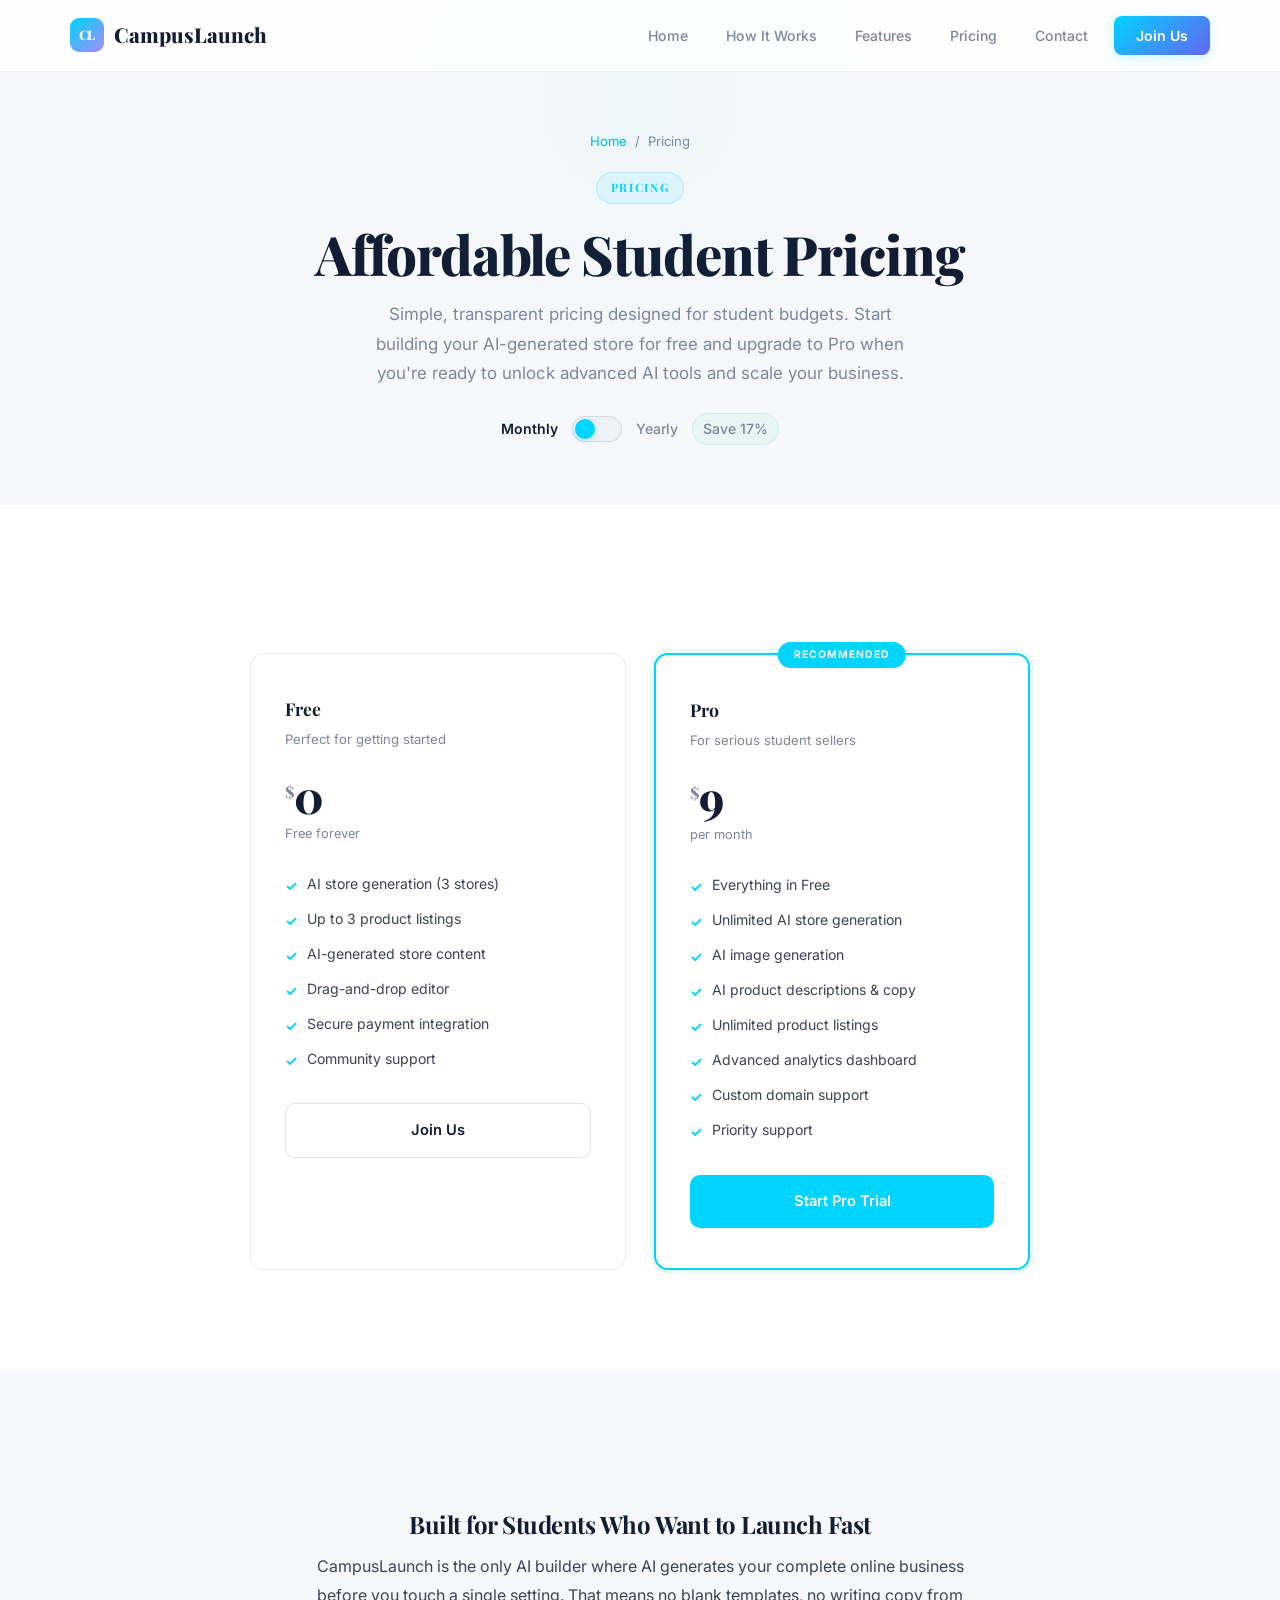
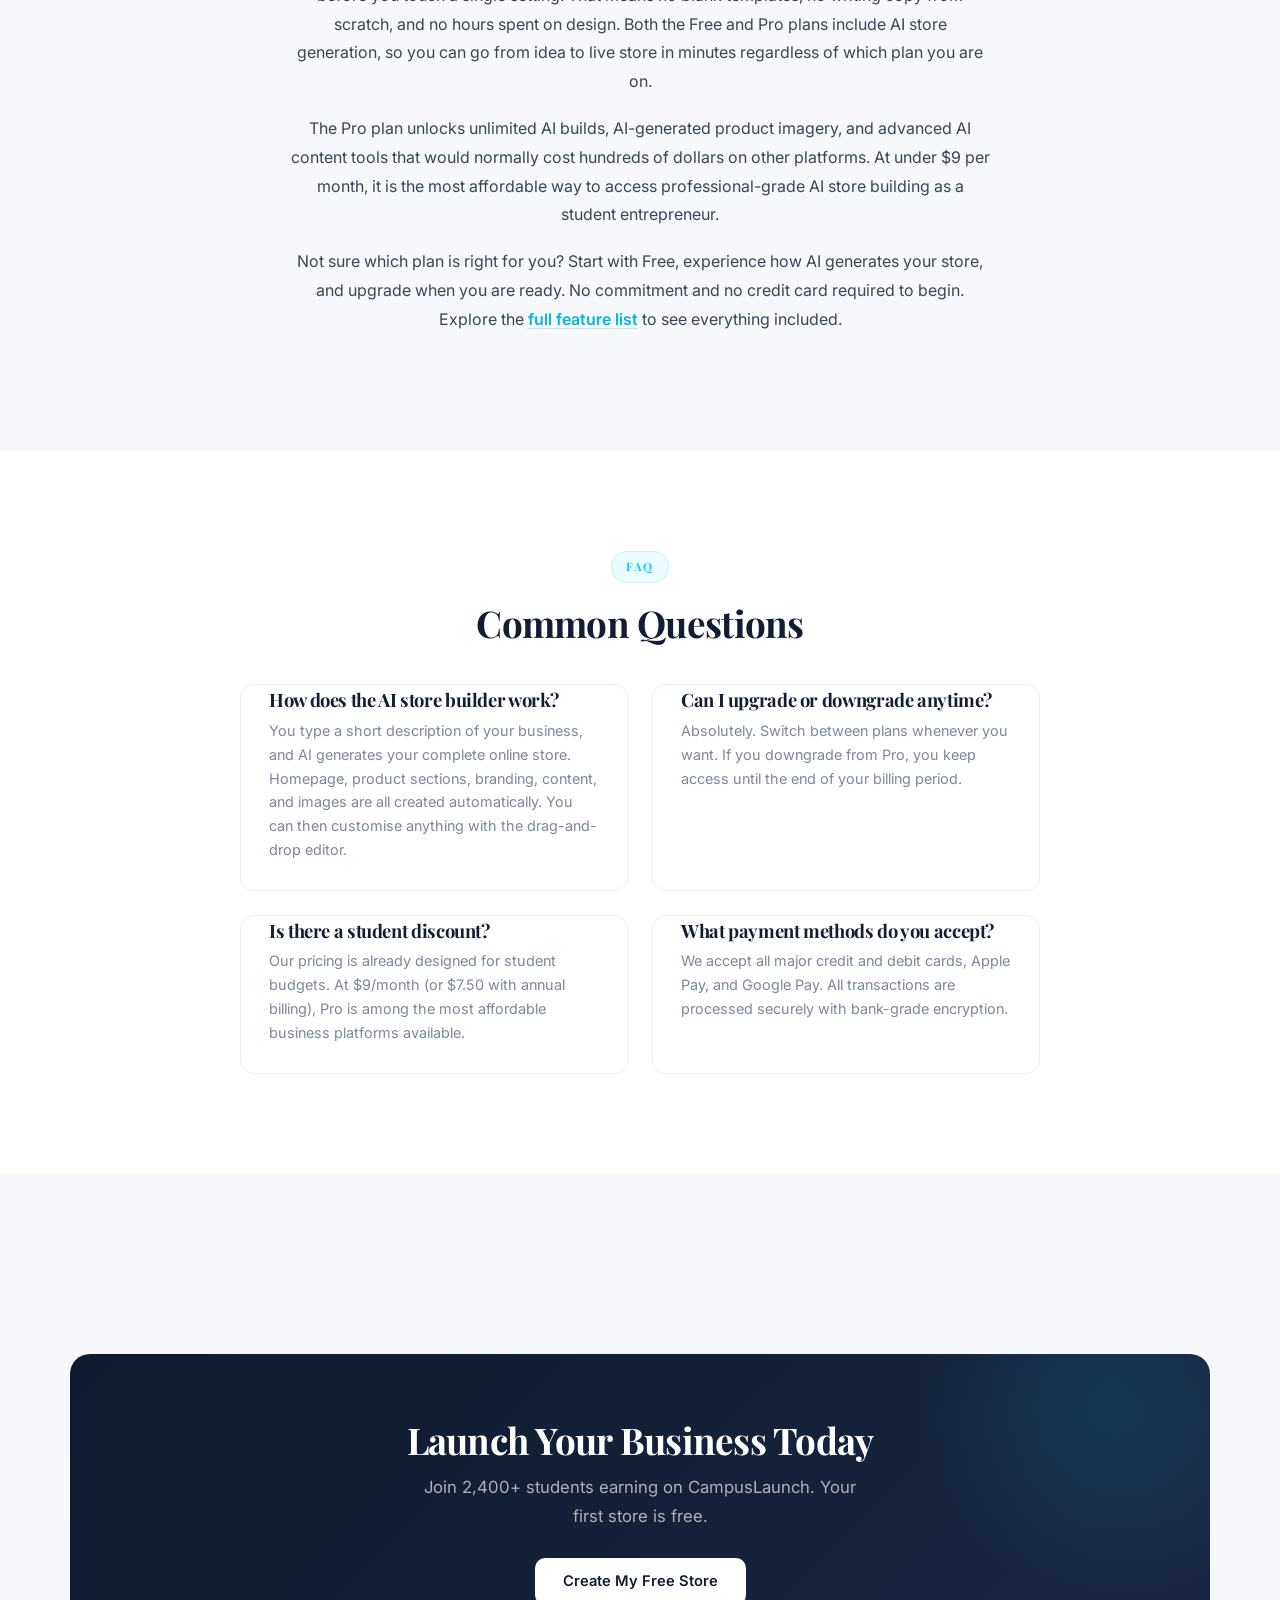
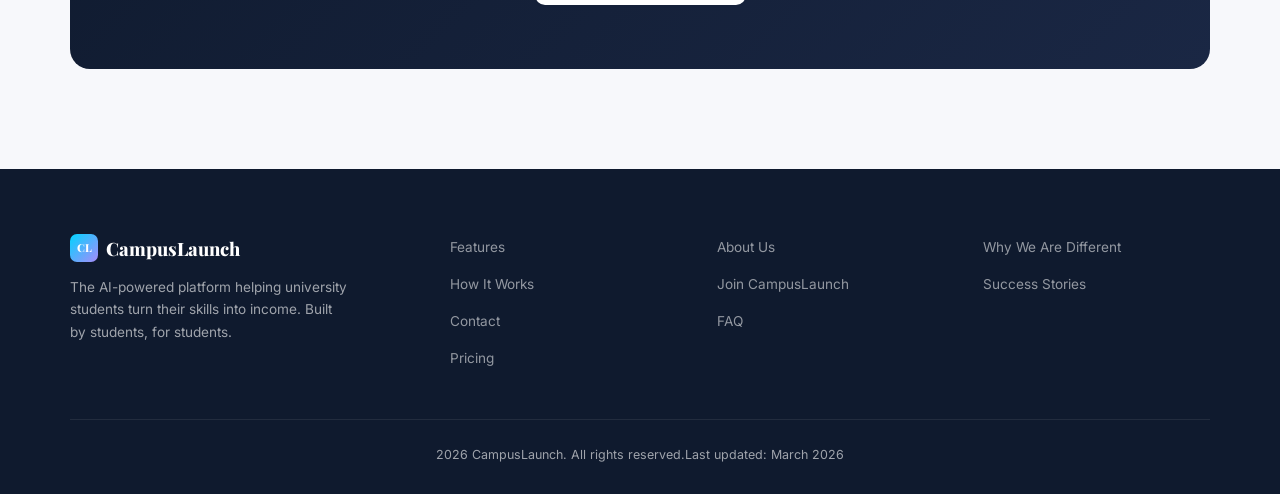
<file: CampusLaunch/pricing.html>
<!DOCTYPE html>
<html lang="en">
<head>
  <!-- Google tag (gtag.js) -->
<script async src="https://www.googletagmanager.com/gtag/js?id=G-KJG0RZD0YB"></script>
<script>
  window.dataLayer = window.dataLayer || [];
  function gtag(){
    dataLayer.push(arguments);}
  gtag('js', new Date());

  gtag('config', 'G-KJG0RZD0YB');
</script>

  <meta charset="UTF-8">
  <meta name="robots" content="index, follow">
  <meta name="viewport" content="width=device-width, initial-scale=1.0">

  <title>Affordable Student Pricing | CampusLaunch Plans</title>
  <meta name="description" content="CampusLaunch offers affordable pricing for university students. Start free or upgrade to Pro for advanced AI tools, analytics, and unlimited products.">
  <link rel="canonical" href="https://campuslaunch.vercel.app/pricing">

  <!-- Open Graph -->
  <meta property="og:title" content="Affordable Student Pricing CampusLaunch Plans">
  <meta property="og:description" content="Start free or go Pro. Simple, affordable pricing designed for university student budgets.">
  <meta property="og:type" content="website">
  <meta property="og:url" content="https://campuslaunch.vercel.app/pricing">
  <meta property="og:image" content="https://campuslaunch.vercel.app/og-pricing.jpg">

  <!-- Fonts -->
  <link rel="preconnect" href="https://fonts.googleapis.com">
  <link rel="preconnect" href="https://fonts.gstatic.com" crossorigin>
  <link href="https://fonts.googleapis.com/css2?family=Playfair+Display:wght@500;600;700;800&family=Inter:wght@400;500;600;700&display=swap" rel="stylesheet">
  <!-- Styles -->
  <link rel="stylesheet" href="css/main.css">

  <!-- Structured Data -->
  <script type="application/ld+json">
  {
    "@context": "https://schema.org",
    "@type": "WebPage",
    "name": "CampusLaunch Pricing",
    "description": "Affordable pricing plans for university students launching online businesses with CampusLaunch.",
    "url": "https://campuslaunch.vercel.app/pricing",
    "mainEntity": {
      "@type": "Product",
      "name": "CampusLaunch Pro",
      "offers": [
        {
          "@type": "Offer",
          "name": "Free Plan",
          "price": "0",
          "priceCurrency": "USD"
        },
        {
          "@type": "Offer",
          "name": "Pro Plan",
          "price": "9",
          "priceCurrency": "USD",
          "billingIncrement": "month"
        }
      ]
    }
  }
  </script>
</head>

<body>

  <!-- Scroll Progress Bar -->
  <div class="scroll-progress" id="scrollProgress"></div>

  <!-- ═══════ NAVIGATION ═══════ -->
  <nav class="navbar" id="navbar">
    <div class="nav-inner">
      <a href="/" class="nav-brand">
        <span class="logo-mark">CL</span>
        CampusLaunch
      </a>
      <ul class="nav-links" id="navLinks">
        <li><a href="/">Home</a></li>
        <li><a href="/how-it-works">How It Works</a></li>
        <li><a href="/features">Features</a></li>
        <li><a href="/pricing">Pricing</a></li>
        <li><a href="/contact">Contact</a></li>
        <li>
          <a href="/contact"
             class="nav-cta"
             onclick="gtag('event', 'cta_click', {
               'event_category': 'CTA',
               'event_label': 'Pricing Navigation Join Us'
             });">
             Join Us
          </a>
        </li>
      </ul>

      <div class="hamburger" id="hamburger" onclick="toggleNav()">
        <span></span><span></span><span></span>
      </div>
    </div>
  </nav>

  <!-- ═══════ PAGE HERO ═══════ -->
  <section class="page-hero">
    <div class="container">
      <nav class="breadcrumb"><a href="/">Home</a> <span>/</span> Pricing</nav>
      <div class="section-label">Pricing</div>
      <h1>Affordable Student Pricing</h1>
      <p class="section-desc mx-auto">Simple, transparent pricing designed for student budgets. Start building your AI-generated store for free and upgrade to Pro when you're ready to unlock advanced AI tools and scale your business.</p>

      <!-- Toggle -->
      <div class="pricing-toggle">
        <span id="labelMonthly" class="active">Monthly</span>
        <div class="toggle-track" id="toggleTrack" onclick="togglePricing()"></div>
        <span id="labelYearly">Yearly</span>
        <span class="save-pill">Save 17%</span>
      </div>
    </div>
  </section>

  <!-- ═══════ PRICING CARDS ═══════ -->
  <section class="section">
    <div class="container">
      <div class="pricing-grid stagger">
        <!-- Free Plan -->
        <div class="pricing-card">
          <div class="pc-name">Free</div>
          <div class="pc-desc">Perfect for getting started</div>
          <div class="pc-price"><span class="currency">$</span>0</div>
          <div class="pc-period">Free forever</div>
          <ul class="pricing-features">
            <li><span class="check">✓</span> AI store generation (3 stores)</li>
            <li><span class="check">✓</span> Up to 3 product listings</li>
            <li><span class="check">✓</span> AI-generated store content</li>
            <li><span class="check">✓</span> Drag-and-drop editor</li>
            <li><span class="check">✓</span> Secure payment integration</li>
            <li><span class="check">✓</span> Community support</li>
          </ul>
          <a href="/contact"
             class="pricing-btn btn-stroke"
             onclick="gtag('event', 'cta_click', {
               'event_category': 'CTA',
               'event_label': 'Pricing Free Plan Join Us'
             });">
            Join Us
          </a>
        </div>

        <!-- Pro Plan -->
        <div class="pricing-card featured">
          <div class="pc-name">Pro</div>
          <div class="pc-desc">For serious student sellers</div>
          <div class="pc-price"><span class="currency">$</span><span id="proPrice">9</span></div>
          <div class="pc-period" id="proPeriod">per month</div>
          <ul class="pricing-features">
            <li><span class="check">✓</span> Everything in Free</li>
            <li><span class="check">✓</span> Unlimited AI store generation</li>
            <li><span class="check">✓</span> AI image generation</li>
            <li><span class="check">✓</span> AI product descriptions & copy</li>
            <li><span class="check">✓</span> Unlimited product listings</li>
            <li><span class="check">✓</span> Advanced analytics dashboard</li>
            <li><span class="check">✓</span> Custom domain support</li>
            <li><span class="check">✓</span> Priority support</li>
          </ul>
          <a href="/contact"
             class="pricing-btn btn-fill"
             onclick="gtag('event', 'cta_click', {
               'event_category': 'CTA',
               'event_label': 'Pricing Pro Start Trial'
             });">
            Start Pro Trial
          </a>
        </div>
      </div>
    </div>
  </section>

  <!-- ═══════ PRICING DETAILS ═══════ -->
  <section class="section section-alt">
    <div class="container">
      <div class="prose mx-auto reveal" style="text-align:center;">
        <h2>Built for Students Who Want to Launch Fast</h2>
        <p>CampusLaunch is the only AI builder where AI generates your complete online business before you touch a single setting. That means no blank templates, no writing copy from scratch, and no hours spent on design. Both the Free and Pro plans include AI store generation, so you can go from idea to live store in minutes regardless of which plan you are on.</p>

        <p>The Pro plan unlocks unlimited AI builds, AI-generated product imagery, and advanced AI content tools that would normally cost hundreds of dollars on other platforms. At under $9 per month, it is the most affordable way to access professional-grade AI store building as a student entrepreneur.</p>

        <p>Not sure which plan is right for you? Start with Free, experience how AI generates your store, and upgrade when you are ready. No commitment and no credit card required to begin. Explore the <a href="/features" class="inline-link">full feature list</a> to see everything included.</p>
      </div>
    </div>
  </section>

  <!-- ═══════ FAQ ═══════ -->
  <section class="section" id="faq">
    <div class="container">
      <div class="text-center reveal">
        <div class="section-label">FAQ</div>
        <h2>Common Questions</h2>
      </div>
      <div class="card-grid cols-2 stagger" style="max-width:800px;margin:40px auto 0;">
        <div class="feature-card">
          <h3>How does the AI store builder work?</h3>
          <p>You type a short description of your business, and AI generates your complete online store. Homepage, product sections, branding, content, and images are all created automatically. You can then customise anything with the drag-and-drop editor.</p>
        </div>
        <div class="feature-card">
          <h3>Can I upgrade or downgrade anytime?</h3>
          <p>Absolutely. Switch between plans whenever you want. If you downgrade from Pro, you keep access until the end of your billing period.</p>
        </div>
        <div class="feature-card">
          <h3>Is there a student discount?</h3>
          <p>Our pricing is already designed for student budgets. At $9/month (or $7.50 with annual billing), Pro is among the most affordable business platforms available.</p>
        </div>
        <div class="feature-card">
          <h3>What payment methods do you accept?</h3>
          <p>We accept all major credit and debit cards, Apple Pay, and Google Pay. All transactions are processed securely with bank-grade encryption.</p>
        </div>
      </div>
    </div>
  </section>

  <!-- ═══════ CTA ═══════ -->
  <section class="section section-alt">
    <div class="container">
      <div class="cta-banner reveal">
        <h2>Launch Your Business Today</h2>
        <p>Join 2,400+ students earning on CampusLaunch. Your first store is free.</p>
        <a href="/contact"
           class="btn btn-white"
           onclick="gtag('event', 'cta_click', {
             'event_category': 'CTA',
             'event_label': 'Pricing Bottom Create Free Store'
           });">
          Create My Free Store
        </a>
      </div>
    </div>
  </section>

  <!-- ═══════ FOOTER ═══════ -->
  <footer class="site-footer">
    <div class="container">
      <div class="footer-grid">
        <div class="footer-brand">
          <div class="fb-name"><span class="logo-mark">CL</span> CampusLaunch</div>
          <p>The AI-powered platform helping university students turn their skills into income. Built by students, for students.</p>
        </div>
        <div class="footer-col">
          <ul>
            <li><a href="/features">Features</a></li>
            <li><a href="/how-it-works">How It Works</a></li>
            <li><a href="/contact">Contact</a></li>
            <li><a href="/pricing">Pricing</a></li>
          </ul>
        </div>
        <div class="footer-col">
          <ul>
            <li><a href="/">About Us</a></li>
            <li><a href="/contact">Join CampusLaunch</a></li>
            <li><a href="/pricing#faq">FAQ</a></li>
          </ul>
        </div>
        <div class="footer-col">
          <ul>
            <li><a href="/how-it-works#different">Why We Are Different</a></li>
            <li><a href="/#stories">Success Stories</a></li>
          </ul>
        </div>
      </div>
      <div class="footer-bottom">
        <span>2026 CampusLaunch. All rights reserved. </span>
        <span class="last-updated"> Last updated: March 2026 </span>
      </div>
    </div>
  </footer>

  <script defer src="js/main.js"></script>
</body>
</html>
</file>
<file: CampusLaunch/css/main.css>
/* ── Variables ──────────────────────────────────────────────── */
:root {
  /* Surfaces */
  --bg:           #ffffff;
  --bg-soft:      #f7f8fb;
  --bg-subtle:    #eef1f6;
  --bg-overlay:   rgba(255, 255, 255, 0.82);

  /* Text */
  --navy:         #0f1a2e;
  --heading:      #121d33;
  --body:         #3a4456;
  --muted:        #7c879d;
  --faint:        #b0b8c9;

  /* Accents */
  --cyan:         #00d4ff;
  --cyan-hover:   #00b8e0;
  --cyan-bg:      rgba(0, 212, 255, 0.08);
  --cyan-border:  rgba(0, 212, 255, 0.18);
  --purple:       #a78bfa;
  --purple-bg:    rgba(167, 139, 250, 0.08);
  --purple-border:rgba(167, 139, 250, 0.18);
  --coral:        #f87171;
  --coral-bg:     rgba(248, 113, 113, 0.08);
  --lime:         #34d399;
  --lime-bg:      rgba(52, 211, 153, 0.08);
  --amber:        #fbbf24;
  --amber-bg:     rgba(251, 191, 36, 0.08);

  /* Shadows */
  --shadow-sm:    0 1px 3px rgba(15, 26, 46, 0.04);
  --shadow-md:    0 4px 16px rgba(15, 26, 46, 0.06);
  --shadow-lg:    0 12px 40px rgba(15, 26, 46, 0.08);
  --shadow-xl:    0 20px 60px rgba(15, 26, 46, 0.10);

  /* Radius */
  --radius:       14px;
  --radius-sm:    10px;
  --radius-lg:    20px;
  --radius-pill:  50px;

  /* Typography */
  --font-display: 'Playfair Display', serif;
  --font-body: 'Inter', sans-serif;

  /* Motion */
  --ease:         cubic-bezier(0.25, 0.46, 0.45, 0.94);
  --transition:   0.3s var(--ease);
}

/* ── Reset ──────────────────────────────────────────────────── */
*, *::before, *::after { margin: 0; padding: 0; box-sizing: border-box; }
/* Backlink styling */
.backlink {
  color: #2563eb;          /* blue link color */
  font-weight: 500;        /* slightly stronger so examiner notices */
  text-decoration: none;
  transition: color 0.2s ease;
}

.backlink:hover {
  text-decoration: underline;
  color: #1d4ed8;          /* darker blue on hover */
}

html {
  scroll-behavior: smooth;
  scroll-padding-top: 84px;
  overflow-x: hidden;
}

body {
  font-family: var(--font-body);
  font-size: 1rem;
  line-height: 1.7;
  color: var(--body);
  background: var(--bg);
  -webkit-font-smoothing: antialiased;
  -moz-osx-font-smoothing: grayscale;
  overflow-x: hidden;
}

::selection {
  background: var(--cyan);
  color: #fff;
}

img {
  max-width: 100%;
  height: auto;
  display: block;
}

a { color: inherit; text-decoration: none; }

/* ── Container ──────────────────────────────────────────────── */
.container {
  width: 90%;
  max-width: 1140px;
  margin: 0 auto;
}

/* ── Subtle dot-grid background (applied per-section) ─────── */
.dot-bg {
  background-image: radial-gradient(circle, var(--bg-subtle) 1px, transparent 1px);
  background-size: 28px 28px;
}


/* ═══════════════════════════════════════════════════════════════
   NAVIGATION
   ═══════════════════════════════════════════════════════════════ */
.navbar {
  position: fixed;
  top: 0; left: 0; right: 0;
  z-index: 1000;
  height: 72px;
  display: flex;
  align-items: center;
  padding: 0 5%;
  background: var(--bg-overlay);
  backdrop-filter: blur(18px);
  -webkit-backdrop-filter: blur(18px);
  border-bottom: 1px solid rgba(15, 26, 46, 0.06);
  transition: box-shadow var(--transition);
}

.navbar.scrolled {
  box-shadow: var(--shadow-md);
}

.nav-inner {
  width: 100%;
  max-width: 1140px;
  margin: 0 auto;
  display: flex;
  align-items: center;
  justify-content: space-between;
}

/* Brand */
.nav-brand {
  display: flex;
  align-items: center;
  gap: 10px;
  font-family: var(--font-display);
  font-weight: 800;
  font-size: 1.28rem;
  color: var(--heading);
  text-decoration: none;
}

.nav-brand .logo-mark {
  width: 34px;
  height: 34px;
  border-radius: 9px;
  background: linear-gradient(135deg, var(--cyan), var(--purple));
  display: flex;
  align-items: center;
  justify-content: center;
  color: #fff;
  font-size: 13px;
  font-weight: 800;
  letter-spacing: -0.02em;
  flex-shrink: 0;
}

/* Links */
.nav-links {
  list-style: none;
  display: flex;
  align-items: center;
  gap: 6px;
}

.nav-links a {
  display: inline-block;
  padding: 7px 16px;
  font-size: 0.88rem;
  font-weight: 500;
  color: var(--muted);
  border-radius: 8px;
  transition: color var(--transition), background var(--transition);
}

.nav-links a:hover,
.nav-links a.active {
  color: var(--heading);
  background: var(--bg-soft);
}

.nav-links .nav-cta {
  background: linear-gradient(135deg, var(--cyan) 0%, #6366f1 100%);
  color: #fff !important;
  font-weight: 600;
  padding: 8px 22px;
  margin-left: 4px;
  border-radius: 8px;
  box-shadow: 0 3px 12px rgba(0, 212, 255, 0.2);
}

.nav-links .nav-cta:hover {
  background: linear-gradient(135deg, var(--cyan-hover) 0%, #4f46e5 100%);
  box-shadow: 0 6px 20px rgba(0, 212, 255, 0.35);
  transform: translateY(-1px);
}

/* Hamburger */
.hamburger {
  display: none;
  flex-direction: column;
  gap: 5px;
  cursor: pointer;
  padding: 8px;
  z-index: 1100;
  position: relative;
}

.hamburger span {
  width: 22px;
  height: 2.2px;
  background: var(--heading);
  border-radius: 2px;
  transition: var(--transition);
}

.hamburger.open span:nth-child(1) { transform: rotate(45deg) translate(5px, 5px); }
.hamburger.open span:nth-child(2) { opacity: 0; }
.hamburger.open span:nth-child(3) { transform: rotate(-45deg) translate(5px, -5px); }


/* ═══════════════════════════════════════════════════════════════
   TYPOGRAPHY
   ═══════════════════════════════════════════════════════════════ */
h1, h2, h3, h4 {
  font-family: var(--font-display);
  color: var(--heading);
  line-height: 1.18;
  letter-spacing: -0.02em;
}

h1 { font-size: clamp(2.4rem, 5vw, 3.4rem); font-weight: 800; }
h2 { font-size: clamp(1.6rem, 3.5vw, 2.3rem); font-weight: 700; }
h3 { font-size: 1.15rem; font-weight: 700; }
h4 { font-size: 1rem; font-weight: 600; }

.section-label {
  display: inline-block;
  font-family: var(--font-display);
  font-size: 0.72rem;
  font-weight: 700;
  text-transform: uppercase;
  letter-spacing: 0.14em;
  color: var(--cyan);
  background: var(--cyan-bg);
  border: 1px solid var(--cyan-border);
  padding: 5px 14px;
  border-radius: var(--radius-pill);
  margin-bottom: 18px;
}

.section-desc {
  font-size: 1.06rem;
  color: var(--muted);
  line-height: 1.75;
  max-width: 560px;
}

.text-center { text-align: center; }
.mx-auto { margin-left: auto; margin-right: auto; }


/* ═══════════════════════════════════════════════════════════════
   BUTTONS
   ═══════════════════════════════════════════════════════════════ */
.btn {
  display: inline-flex;
  align-items: center;
  gap: 8px;
  font-family: var(--font-body);
  font-weight: 600;
  font-size: 0.92rem;
  padding: 13px 28px;
  border: none;
  border-radius: var(--radius-sm);
  cursor: pointer;
  text-decoration: none;
  transition: all var(--transition);
  line-height: 1.4;
}

.btn-primary {
  background: linear-gradient(135deg, var(--cyan) 0%, #0ea5e9 100%);
  color: #fff;
  box-shadow: 0 4px 14px rgba(0, 212, 255, 0.22);
}

.btn-primary:hover {
  background: linear-gradient(135deg, var(--cyan-hover) 0%, #0284c7 100%);
  transform: translateY(-2px);
  box-shadow: 0 8px 28px rgba(0, 212, 255, 0.35);
}

.btn-outline {
  background: transparent;
  color: var(--heading);
  border: 1.5px solid rgba(15, 26, 46, 0.14);
}

.btn-outline:hover {
  border-color: rgba(15, 26, 46, 0.28);
  background: var(--bg-soft);
}

.btn-white {
  background: #fff;
  color: var(--heading);
  box-shadow: var(--shadow-sm);
}

.btn-white:hover {
  box-shadow: var(--shadow-md);
  transform: translateY(-1px);
}


/* ═══════════════════════════════════════════════════════════════
   HERO
   ═══════════════════════════════════════════════════════════════ */
.hero {
  padding: 140px 0 100px;
  position: relative;
  overflow: hidden;
}

/* Soft radial glow */
.hero::before {
  content: '';
  position: absolute;
  width: 700px;
  height: 700px;
  background: radial-gradient(circle, rgba(0, 212, 255, 0.06) 0%, transparent 70%);
  top: -200px;
  right: -150px;
  pointer-events: none;
}

.hero::after {
  content: '';
  position: absolute;
  width: 500px;
  height: 500px;
  background: radial-gradient(circle, rgba(167, 139, 250, 0.05) 0%, transparent 70%);
  bottom: -100px;
  left: -100px;
  pointer-events: none;
}

.hero-grid {
  display: grid;
  grid-template-columns: 1fr 1fr;
  gap: 60px;
  align-items: center;
}

.hero-content {
  position: relative;
  z-index: 1;
}

.hero-badge {
  display: inline-flex;
  align-items: center;
  gap: 8px;
  background: var(--cyan-bg);
  border: 1px solid var(--cyan-border);
  padding: 5px 16px;
  border-radius: var(--radius-pill);
  font-size: 0.78rem;
  font-weight: 600;
  color: var(--cyan-hover);
  margin-bottom: 24px;
  animation: fadeSlideUp 0.7s ease both;
}

.hero-badge .pulse-dot {
  width: 7px;
  height: 7px;
  background: var(--cyan);
  border-radius: 50%;
  animation: pulse 2s infinite;
}

.hero h1 {
  margin-bottom: 20px;
  animation: fadeSlideUp 0.7s ease 0.1s both;
}

.hero h1 .accent {
  color: var(--cyan);
}

.hero-text {
  font-size: 1.1rem;
  color: var(--muted);
  line-height: 1.75;
  margin-bottom: 32px;
  max-width: 480px;
  animation: fadeSlideUp 0.7s ease 0.2s both;
}

.hero-actions {
  display: flex;
  gap: 14px;
  flex-wrap: wrap;
  animation: fadeSlideUp 0.7s ease 0.3s both;
}

.hero-visual {
  position: relative;
  z-index: 1;
  animation: fadeSlideUp 0.7s ease 0.25s both;
}


/* Hero stats row */
.hero-stats {
  display: flex;
  gap: 40px;
  margin-top: 48px;
  padding-top: 32px;
  border-top: 1px solid var(--bg-subtle);
  animation: fadeSlideUp 0.7s ease 0.4s both;
}

.hero-stat .number {
  font-family: var(--font-display);
  font-size: 1.6rem;
  font-weight: 800;
  color: var(--heading);
}

.hero-stat .label {
  font-size: 0.78rem;
  color: var(--muted);
  text-transform: uppercase;
  letter-spacing: 0.06em;
  margin-top: 2px;
}


/* ═══════════════════════════════════════════════════════════════
   SECTIONS
   ═══════════════════════════════════════════════════════════════ */
.section { padding: 100px 0; }
.section-alt { background: var(--bg-soft); }


/* ═══════════════════════════════════════════════════════════════
   CARD GRID
   ═══════════════════════════════════════════════════════════════ */
.card-grid {
  display: grid;
  gap: 24px;
  margin-top: 48px;
}

.card-grid.cols-3 { grid-template-columns: repeat(3, 1fr); }
.card-grid.cols-2 { grid-template-columns: repeat(2, 1fr); }

/* Feature Cards */
.feature-card {
  background: var(--bg);
  border: 1px solid rgba(15, 26, 46, 0.06);
  border-radius: var(--radius);
  padding: 0;
  overflow: hidden;
  transition: all var(--transition);
}

.feature-card h3,
.feature-card p,
.feature-card .fc-num {
  padding-left: 28px;
  padding-right: 28px;
}

.feature-card h3 { padding-top: 4px; }
.feature-card p { padding-bottom: 28px; }

.section-alt .feature-card {
  border-color: rgba(15, 26, 46, 0.04);
}

.feature-card:hover {
  transform: translateY(-4px);
  box-shadow: var(--shadow-lg);
  border-color: rgba(0, 212, 255, 0.12);
}

.feature-card .fc-icon {
  width: 50px;
  height: 50px;
  border-radius: 13px;
  display: flex;
  align-items: center;
  justify-content: center;
  font-size: 1.35rem;
  margin-bottom: 18px;
}

.feature-card h3 {
  margin-bottom: 8px;
}

.feature-card p {
  font-size: 0.9rem;
  color: var(--muted);
  line-height: 1.65;
}

/* Internal link styling */
.inline-link {
  color: var(--cyan-hover);
  font-weight: 600;
  text-decoration: underline;
  text-decoration-color: rgba(0, 212, 255, 0.3);
  text-underline-offset: 3px;
  transition: var(--transition);
}

.inline-link:hover {
  color: var(--cyan);
  text-decoration-color: var(--cyan);
}


/* ═══════════════════════════════════════════════════════════════
   HOW IT WORKS Steps
   ═══════════════════════════════════════════════════════════════ */
.steps-grid {
  display: grid;
  grid-template-columns: repeat(3, 1fr);
  gap: 32px;
  margin-top: 56px;
  position: relative;
}

/* Connecting line */
.steps-grid::before {
  content: '';
  position: absolute;
  top: 46px;
  left: 16.66%;
  right: 16.66%;
  height: 2px;
  background: linear-gradient(90deg, var(--cyan), var(--purple), var(--coral));
  opacity: 0.25;
  border-radius: 2px;
}

.step-item {
  text-align: center;
  position: relative;
  z-index: 1;
}

.step-num {
  width: 92px;
  height: 92px;
  border-radius: 50%;
  display: flex;
  align-items: center;
  justify-content: center;
  margin: 0 auto 24px;
  font-family: var(--font-display);
  font-size: 1.5rem;
  font-weight: 800;
  background: var(--bg);
  box-shadow: var(--shadow-md);
}

.step-item:nth-child(1) .step-num { color: var(--cyan);   border: 2px solid var(--cyan-border); }
.step-item:nth-child(2) .step-num { color: var(--purple); border: 2px solid var(--purple-border); }
.step-item:nth-child(3) .step-num { color: var(--coral);  border: 2px solid rgba(248,113,113,0.2); }

.step-item h3 { margin-bottom: 10px; }

.step-item p {
  font-size: 0.9rem;
  color: var(--muted);
  line-height: 1.65;
  max-width: 300px;
  margin: 0 auto;
}

/* Step image */
.step-image {
  margin-top: 56px;
  border-radius: var(--radius-lg);
  overflow: hidden;
  box-shadow: var(--shadow-lg);
}

.step-image img {
  width: 100%;
  height: 360px;
  object-fit: cover;
}




/* ═══════════════════════════════════════════════════════════════
   TESTIMONIALS / SUCCESS STORIES
   ═══════════════════════════════════════════════════════════════ */
.story-card {
  background: var(--bg);
  border: 1px solid rgba(15, 26, 46, 0.06);
  border-radius: var(--radius);
  padding: 36px 32px;
  transition: all var(--transition);
  position: relative;
  overflow: hidden;
}

.story-card::before {
  content: '';
  position: absolute;
  top: 0; left: 0; right: 0;
  height: 3px;
  background: linear-gradient(90deg, var(--cyan), var(--purple));
  opacity: 0;
  transition: opacity var(--transition);
}

.story-card:hover::before { opacity: 1; }

.story-card:hover {
  transform: translateY(-4px);
  box-shadow: var(--shadow-lg);
  border-color: rgba(0, 212, 255, 0.1);
}

.story-quote {
  font-size: 1rem;
  line-height: 1.75;
  color: var(--body);
  font-style: italic;
  padding-left: 18px;
  border-left: 3px solid var(--cyan);
  margin-bottom: 24px;
}

.story-meta {
  display: flex;
  align-items: center;
  gap: 12px;
  margin-bottom: 16px;
}

.story-avatar {
  width: 42px;
  height: 42px;
  border-radius: 50%;
  display: flex;
  align-items: center;
  justify-content: center;
  font-family: var(--font-display);
  font-weight: 800;
  font-size: 0.85rem;
  color: #fff;
  flex-shrink: 0;
}

.story-avatar.av-cyan   { background: var(--cyan); }
.story-avatar.av-purple { background: var(--purple); }
.story-avatar.av-coral  { background: var(--coral); }

.story-info strong {
  display: block;
  font-family: var(--font-display);
  font-size: 0.9rem;
  font-weight: 700;
  color: var(--heading);
}

.story-info span {
  font-size: 0.78rem;
  color: var(--muted);
}

.story-result {
  display: inline-flex;
  align-items: center;
  gap: 6px;
  background: var(--lime-bg);
  color: #059669;
  font-weight: 600;
  font-size: 0.8rem;
  padding: 5px 14px;
  border-radius: var(--radius-pill);
}



/* ═══════════════════════════════════════════════════════════════
   PRICING
   ═══════════════════════════════════════════════════════════════ */
.pricing-toggle {
  display: flex;
  align-items: center;
  justify-content: center;
  gap: 14px;
  margin-top: 24px;
}

.pricing-toggle span {
  font-size: 0.88rem;
  color: var(--muted);
  font-weight: 500;
  transition: color var(--transition);
}

.pricing-toggle span.active {
  color: var(--heading);
  font-weight: 600;
}

.toggle-track {
  width: 50px;
  height: 26px;
  background: var(--bg-subtle);
  border: 1px solid rgba(15, 26, 46, 0.1);
  border-radius: var(--radius-pill);
  cursor: pointer;
  position: relative;
  transition: var(--transition);
}

.toggle-track::after {
  content: '';
  position: absolute;
  width: 20px;
  height: 20px;
  border-radius: 50%;
  background: var(--cyan);
  top: 2px;
  left: 2px;
  transition: var(--transition);
  box-shadow: 0 2px 6px rgba(0, 212, 255, 0.3);
}

.toggle-track.yearly::after {
  transform: translateX(24px);
}

.toggle-track.yearly {
  background: var(--cyan-bg);
  border-color: var(--cyan-border);
}

.save-pill {
  font-size: 0.68rem;
  font-weight: 700;
  background: var(--lime-bg);
  color: #059669;
  padding: 3px 10px;
  border-radius: var(--radius-pill);
  border: 1px solid rgba(52, 211, 153, 0.15);
}

.pricing-grid {
  display: grid;
  grid-template-columns: repeat(2, 1fr);
  gap: 28px;
  max-width: 780px;
  margin: 48px auto 0;
}

.pricing-card {
  background: var(--bg);
  border: 1px solid rgba(15, 26, 46, 0.07);
  border-radius: var(--radius);
  padding: 40px 34px;
  position: relative;
  transition: all var(--transition);
}

.pricing-card:hover {
  box-shadow: var(--shadow-lg);
}

.pricing-card.featured {
  border: 2px solid var(--cyan);
  box-shadow: 0 0 0 4px rgba(0, 212, 255, 0.08);
}

.pricing-card.featured::before {
  content: 'RECOMMENDED';
  position: absolute;
  top: -13px;
  left: 50%;
  transform: translateX(-50%);
  background: var(--cyan);
  color: #fff;
  font-size: 0.65rem;
  font-weight: 700;
  letter-spacing: 0.1em;
  padding: 4px 16px;
  border-radius: var(--radius-pill);
}

.pricing-card .pc-name {
  font-family: var(--font-display);
  font-size: 1.1rem;
  font-weight: 700;
  color: var(--heading);
  margin-bottom: 4px;
}

.pricing-card .pc-desc {
  font-size: 0.82rem;
  color: var(--muted);
  margin-bottom: 24px;
}

.pricing-card .pc-price {
  font-family: var(--font-display);
  font-size: 2.8rem;
  font-weight: 800;
  color: var(--heading);
  line-height: 1;
  margin-bottom: 4px;
}

.pricing-card .pc-price .currency {
  font-size: 1rem;
  vertical-align: super;
  color: var(--muted);
}

.pricing-card .pc-period {
  font-size: 0.8rem;
  color: var(--muted);
  margin-bottom: 28px;
}

.pricing-features {
  list-style: none;
  display: flex;
  flex-direction: column;
  gap: 12px;
  margin-bottom: 32px;
}

.pricing-features li {
  display: flex;
  align-items: flex-start;
  gap: 10px;
  font-size: 0.88rem;
  color: var(--body);
  line-height: 1.5;
}

.pricing-features .check {
  color: var(--cyan);
  font-weight: 700;
  flex-shrink: 0;
  margin-top: 2px;
}

.pricing-btn {
  display: block;
  width: 100%;
  text-align: center;
  padding: 14px;
  border-radius: var(--radius-sm);
  font-family: var(--font-body);
  font-weight: 600;
  font-size: 0.92rem;
  cursor: pointer;
  border: none;
  text-decoration: none;
  transition: all var(--transition);
}

.pricing-btn.btn-fill {
  background: var(--cyan);
  color: #fff;
}

.pricing-btn.btn-fill:hover {
  background: var(--cyan-hover);
  transform: translateY(-1px);
  box-shadow: 0 6px 20px rgba(0, 212, 255, 0.25);
}

.pricing-btn.btn-stroke {
  background: transparent;
  border: 1.5px solid rgba(15, 26, 46, 0.12);
  color: var(--heading);
}

.pricing-btn.btn-stroke:hover {
  border-color: rgba(15, 26, 46, 0.25);
  background: var(--bg-soft);
}


/* ═══════════════════════════════════════════════════════════════
   CTA BANNER
   ═══════════════════════════════════════════════════════════════ */
.cta-banner {
  background: linear-gradient(135deg, var(--navy) 0%, #1a2744 100%);
  border-radius: var(--radius-lg);
  padding: 64px 48px;
  text-align: center;
  color: #fff;
  position: relative;
  overflow: hidden;
  margin-top: 80px;
}

.cta-banner::before {
  content: '';
  position: absolute;
  width: 400px;
  height: 400px;
  background: radial-gradient(circle, rgba(0, 212, 255, 0.12), transparent 70%);
  top: -150px;
  right: -100px;
  pointer-events: none;
}

.cta-banner h2 {
  color: #fff;
  margin-bottom: 12px;
}

.cta-banner p {
  color: rgba(255,255,255,0.65);
  font-size: 1.05rem;
  max-width: 440px;
  margin: 0 auto 28px;
}

.cta-banner .btn-white {
  color: var(--heading);
}


/* ═══════════════════════════════════════════════════════════════
   AI IDEA GENERATOR WIDGET
   ═══════════════════════════════════════════════════════════════ */
.generator-widget {
  background: var(--bg);
  border: 1px solid rgba(15, 26, 46, 0.07);
  border-radius: var(--radius);
  padding: 40px 36px;
  max-width: 680px;
  margin: 48px auto 0;
  text-align: center;
  position: relative;
  overflow: hidden;
  box-shadow: var(--shadow-md);
}

.generator-widget::before {
  content: '';
  position: absolute;
  top: 0; left: 0; right: 0;
  height: 3px;
  background: linear-gradient(90deg, var(--cyan), var(--purple), var(--coral));
}

.generator-widget h3 {
  margin-bottom: 6px;
}

.generator-widget > p {
  color: var(--muted);
  font-size: 0.9rem;
  margin-bottom: 28px;
}

.gen-btn {
  display: inline-flex;
  align-items: center;
  gap: 8px;
  background: linear-gradient(135deg, var(--cyan), #7c3aed);
  color: #fff;
  font-family: var(--font-body);
  font-weight: 600;
  font-size: 0.92rem;
  padding: 13px 30px;
  border: none;
  border-radius: var(--radius-sm);
  cursor: pointer;
  transition: all var(--transition);
}

.gen-btn:hover {
  transform: translateY(-2px);
  box-shadow: 0 8px 28px rgba(0, 212, 255, 0.3);
}

.idea-output {
  margin-top: 24px;
  min-height: 56px;
  display: flex;
  align-items: center;
  justify-content: center;
}

.idea-pill {
  background: var(--cyan-bg);
  border: 1px solid var(--cyan-border);
  border-radius: var(--radius-sm);
  padding: 16px 24px;
  font-weight: 500;
  color: var(--heading);
  font-size: 1rem;
  line-height: 1.55;
  opacity: 0;
  transform: translateY(8px);
  transition: opacity 0.4s ease, transform 0.4s ease;
}

.idea-pill.show {
  opacity: 1;
  transform: translateY(0);
}


/* ═══════════════════════════════════════════════════════════════
   PAGE-LEVEL HERO (inner pages)
   ═══════════════════════════════════════════════════════════════ */
.page-hero {
  padding: 130px 0 60px;
  text-align: center;
  position: relative;
  background: var(--bg-soft);
}

.page-hero::before {
  content: '';
  position: absolute;
  width: 600px;
  height: 600px;
  background: radial-gradient(circle, rgba(0, 212, 255, 0.04) 0%, transparent 70%);
  top: -200px;
  left: 50%;
  transform: translateX(-50%);
  pointer-events: none;
}

.page-hero h1 {
  margin-bottom: 14px;
}

.page-hero .section-desc {
  margin: 0 auto;
}

.breadcrumb {
  display: flex;
  align-items: center;
  justify-content: center;
  gap: 8px;
  font-size: 0.82rem;
  color: var(--muted);
  margin-bottom: 20px;
}

.breadcrumb a {
  color: var(--cyan-hover);
  text-decoration: underline;
  text-decoration-color: transparent;
  transition: var(--transition);
}

.breadcrumb a:hover {
  text-decoration-color: var(--cyan);
}


/* ═══════════════════════════════════════════════════════════════
   FOOTER
   ═══════════════════════════════════════════════════════════════ */
.site-footer {
  background: var(--navy);
  color: rgba(255,255,255,0.6);
  padding: 64px 0 28px;
  margin-top: 0;
}

.footer-grid {
  display: grid;
  grid-template-columns: 1.5fr 1fr 1fr 1fr;
  gap: 40px;
  margin-bottom: 48px;
}

.footer-brand .fb-name {
  font-family: var(--font-display);
  font-weight: 800;
  font-size: 1.15rem;
  color: #fff;
  display: flex;
  align-items: center;
  gap: 8px;
  margin-bottom: 12px;
}

.footer-brand .fb-name .logo-mark {
  width: 28px;
  height: 28px;
  border-radius: 7px;
  background: linear-gradient(135deg, var(--cyan), var(--purple));
  display: flex;
  align-items: center;
  justify-content: center;
  color: #fff;
  font-size: 11px;
  font-weight: 800;
}

.footer-brand p {
  font-size: 0.85rem;
  line-height: 1.65;
  max-width: 280px;
}

.footer-col h4 {
  font-family: var(--font-display);
  font-size: 0.75rem;
  font-weight: 700;
  text-transform: uppercase;
  letter-spacing: 0.1em;
  color: rgba(255,255,255,0.45);
  margin-bottom: 18px;
}

.footer-col ul {
  list-style: none;
  display: flex;
  flex-direction: column;
  gap: 10px;
}

.footer-col a {
  font-size: 0.85rem;
  color: rgba(255,255,255,0.55);
  transition: color var(--transition);
}

.footer-col a:hover { color: #fff; }

.footer-bottom {
  border-top: 1px solid rgba(255,255,255,0.08);
  padding-top: 24px;
  display: flex;
  justify-content: center;
  align-items: center;
  font-size: 0.78rem;
}


/* ═══════════════════════════════════════════════════════════════
   ANIMATIONS
   ═══════════════════════════════════════════════════════════════ */
@keyframes fadeSlideUp {
  from { opacity: 0; transform: translateY(22px); }
  to   { opacity: 1; transform: translateY(0); }
}

@keyframes pulse {
  0%, 100% { opacity: 1; transform: scale(1); }
  50%      { opacity: 0.4; transform: scale(1.6); }
}

@keyframes floatBadge {
  0%, 100% { transform: translateY(0); }
  50%      { transform: translateY(-8px); }
}

/* Scroll reveal */
.reveal {
  opacity: 0;
  transform: translateY(28px);
  transition: opacity 0.65s ease, transform 0.65s ease;
}

.reveal.visible { opacity: 1; transform: translateY(0); }

.stagger > * {
  opacity: 0;
  transform: translateY(18px);
  transition: opacity 0.5s ease, transform 0.5s ease;
}

.stagger.visible > *:nth-child(1) { transition-delay: 0.00s; }
.stagger.visible > *:nth-child(2) { transition-delay: 0.07s; }
.stagger.visible > *:nth-child(3) { transition-delay: 0.14s; }
.stagger.visible > *:nth-child(4) { transition-delay: 0.21s; }
.stagger.visible > *:nth-child(5) { transition-delay: 0.28s; }
.stagger.visible > *:nth-child(6) { transition-delay: 0.35s; }

.stagger.visible > * { opacity: 1; transform: translateY(0); }


/* ═══════════════════════════════════════════════════════════════
   RESPONSIVE
   ═══════════════════════════════════════════════════════════════ */
@media (max-width: 1024px) {
  .hero-grid { grid-template-columns: 1fr; gap: 48px; }
  .hero-visual { order: -1; }
  .hero-content { text-align: center; }
  .hero-text { margin: 0 auto 32px; }
  .hero-actions { justify-content: center; }
  .hero-stats { justify-content: center; }
  .card-grid.cols-3 { grid-template-columns: repeat(2, 1fr); }
  .steps-grid { grid-template-columns: repeat(2, 1fr); }
  .steps-grid::before { display: none; }
  .steps-grid .step-item:nth-child(3) { grid-column: 1 / -1; }
  .footer-grid { grid-template-columns: repeat(2, 1fr); }
}

@media (max-width: 768px) {
  .nav-links {
    display: none;
    position: fixed;
    top: 0;
    left: 0;
    width: 100%;
    height: 100%;
    height: 100dvh;
    background: var(--bg-soft);
    flex-direction: column;
    align-items: stretch;
    justify-content: flex-start;
    gap: 0;
    z-index: 1050;
    padding: 80px 24px 32px;
    overflow-y: auto;
  }

  .nav-links.open {
    display: flex;
  }

  .nav-links li {
    list-style: none;
    width: 100%;
  }

  .nav-links a {
    display: block;
    font-size: 1rem;
    padding: 16px 20px;
    color: var(--heading);
    font-weight: 600;
    width: 100%;
    text-align: left;
    background: #ffffff;
    border-radius: var(--radius-sm);
    margin-bottom: 8px;
    border: 1px solid rgba(15, 26, 46, 0.06);
    box-shadow: var(--shadow-sm);
    transition: all var(--transition);
  }

  .nav-links a:hover,
  .nav-links a.active {
    color: var(--cyan);
    background: #ffffff;
    border-color: var(--cyan-border);
  }

  .nav-links li:last-child {
    margin-top: 8px;
  }

  .nav-links .nav-cta {
    background: linear-gradient(135deg, var(--cyan) 0%, #6366f1 100%);
    color: #fff !important;
    border: none;
    border-radius: var(--radius-sm);
    padding: 16px 20px;
    text-align: center;
    box-shadow: 0 4px 16px rgba(0, 212, 255, 0.25);
    margin-left: 0;
    font-size: 1rem;
  }

  .nav-links .nav-cta:hover {
    box-shadow: 0 6px 24px rgba(0, 212, 255, 0.35);
    transform: none;
  }

  .hamburger { display: flex; }

  .card-grid.cols-3,
  .card-grid.cols-2,
  .steps-grid,
  .pricing-grid { grid-template-columns: 1fr; }

  .steps-grid .step-item:nth-child(3) { grid-column: auto; }

  .hero-stats { flex-wrap: wrap; gap: 24px; justify-content: center; }
  .hero-visual { text-align: center; }

  .section { padding: 72px 0; }
  .hero { padding: 120px 0 72px; }

  .footer-grid { grid-template-columns: 1fr; }
  .footer-bottom { flex-direction: column; gap: 8px; text-align: center; }

  .cta-banner { padding: 48px 28px; }
}

@media (max-width: 480px) {
  .hero-actions { flex-direction: column; }
  .btn { width: 100%; justify-content: center; }
  .step-image img { height: 240px; }
}


/* ═══════════════════════════════════════════════════════════════
   PROSE (long-form content sections)
   ═══════════════════════════════════════════════════════════════ */
.prose {
  max-width: 700px;
  font-size: 1rem;
  line-height: 1.8;
  color: var(--body);
}

.prose p { margin-bottom: 18px; }

.prose h2 {
  font-size: 1.5rem;
  margin-top: 40px;
  margin-bottom: 14px;
}

.prose h3 {
  font-size: 1.15rem;
  margin-top: 28px;
  margin-bottom: 10px;
}

.prose ul, .prose ol {
  padding-left: 24px;
  margin-bottom: 18px;
}

.prose li {
  margin-bottom: 6px;
}

/* Two-col layout for content + sidebar image */
.content-with-image {
  display: grid;
  grid-template-columns: 1fr 1fr;
  gap: 56px;
  align-items: start;
  margin-top: 48px;
}

.content-with-image .side-img {
  border-radius: var(--radius-lg);
  overflow: hidden;
  box-shadow: var(--shadow-lg);
  position: sticky;
  top: 100px;
}

.content-with-image .side-img img {
  width: 100%;
  height: 380px;
  object-fit: cover;
}

@media (max-width: 768px) {
  .content-with-image {
    grid-template-columns: 1fr;
    gap: 32px;
  }
  .content-with-image .side-img { position: static; }
}




/* ═══════════════════════════════════════════════════════════════
   CONTACT PAGE — HERO
   ═══════════════════════════════════════════════════════════════ */
.contact-hero {
  padding: 116px 0 80px;
  position: relative;
  overflow: hidden;
  background: linear-gradient(160deg, #f0f9ff 0%, #ffffff 45%, #f5f3ff 100%);
}

.contact-hero::before {
  content: '';
  position: absolute;
  width: 700px;
  height: 700px;
  background: radial-gradient(circle, rgba(0, 212, 255, 0.07) 0%, transparent 70%);
  top: -220px;
  right: -120px;
  pointer-events: none;
}

.contact-hero::after {
  content: '';
  position: absolute;
  width: 500px;
  height: 500px;
  background: radial-gradient(circle, rgba(167, 139, 250, 0.06) 0%, transparent 70%);
  bottom: -140px;
  left: -80px;
  pointer-events: none;
}

.contact-hero-inner {
  display: grid;
  grid-template-columns: 1fr 1.15fr;
  gap: 56px;
  align-items: start;
  position: relative;
  z-index: 1;
}

.contact-hero-text {
  padding-top: 16px;
  animation: fadeSlideUp 0.7s ease 0.05s both;
}

.contact-hero-text h1 {
  margin: 18px 0 20px;
}

.contact-hero-text .accent { color: var(--cyan); }

.contact-lead {
  font-size: 1.08rem;
  color: var(--muted);
  line-height: 1.75;
  max-width: 430px;
  margin-bottom: 36px;
}

/* Benefits list */
.contact-benefits {
  display: flex;
  flex-direction: column;
  gap: 18px;
  margin-bottom: 40px;
}

.benefit-item {
  display: flex;
  align-items: flex-start;
  gap: 14px;
}

.benefit-icon {
  font-size: 1.3rem;
  flex-shrink: 0;
  margin-top: 2px;
}

.benefit-item strong {
  display: block;
  font-family: var(--font-display);
  font-size: 0.9rem;
  font-weight: 700;
  color: var(--heading);
  margin-bottom: 2px;
}

.benefit-item span {
  font-size: 0.82rem;
  color: var(--muted);
}

/* Social proof strip */
.contact-social-proof {
  display: flex;
  align-items: center;
  gap: 14px;
  padding: 16px 20px;
  background: var(--bg);
  border: 1px solid rgba(15, 26, 46, 0.07);
  border-radius: var(--radius);
  box-shadow: var(--shadow-sm);
  max-width: 340px;
}

.csp-avatars {
  display: flex;
}

.csp-av {
  width: 34px;
  height: 34px;
  border-radius: 50%;
  border: 2px solid #fff;
  display: flex;
  align-items: center;
  justify-content: center;
  font-family: var(--font-display);
  font-weight: 800;
  font-size: 0.72rem;
  color: #fff;
  flex-shrink: 0;
  margin-left: -8px;
}

.csp-av:first-child { margin-left: 0; }
.csp-av.av-cyan   { background: var(--cyan); }
.csp-av.av-purple { background: var(--purple); }
.csp-av.av-coral  { background: var(--coral); }
.csp-av.av-lime   { background: var(--lime); }

.csp-text {
  font-size: 0.82rem;
  color: var(--muted);
  line-height: 1.4;
}

.csp-text strong {
  display: block;
  font-weight: 700;
  color: var(--heading);
}


/* ═══════════════════════════════════════════════════════════════
   CONTACT PAGE — FORM CARD
   ═══════════════════════════════════════════════════════════════ */
.contact-form-panel {
  animation: fadeSlideUp 0.7s ease 0.15s both;
}

.form-card {
  background: #fff;
  border-radius: var(--radius-lg);
  box-shadow: var(--shadow-xl);
  border: 1px solid rgba(15, 26, 46, 0.07);
  overflow: hidden;
}

.form-card-header {
  padding: 28px 32px 22px;
  background: linear-gradient(135deg, #0f1a2e 0%, #1e3a6e 100%);
  color: #fff;
  position: relative;
  overflow: hidden;
}

.form-card-header::before {
  content: '';
  position: absolute;
  width: 300px;
  height: 300px;
  background: radial-gradient(circle, rgba(0, 212, 255, 0.15), transparent 70%);
  top: -150px;
  right: -80px;
}

.form-header-badge {
  display: inline-block;
  font-size: 0.68rem;
  font-weight: 700;
  text-transform: uppercase;
  letter-spacing: 0.12em;
  background: rgba(0, 212, 255, 0.18);
  border: 1px solid rgba(0, 212, 255, 0.3);
  color: var(--cyan);
  padding: 4px 12px;
  border-radius: var(--radius-pill);
  margin-bottom: 10px;
}

.form-card-header h3 {
  color: #fff;
  font-size: 1.3rem;
  margin-bottom: 5px;
}

.form-card-header p {
  font-size: 0.82rem;
  color: rgba(255, 255, 255, 0.6);
}

.form-card-body {
  padding: 4px 8px 0;
}

.form-card-body iframe { display: block; }

.form-card-footer {
  padding: 14px 32px 20px;
  display: flex;
  align-items: center;
  gap: 8px;
  font-size: 0.78rem;
  color: var(--muted);
  flex-wrap: wrap;
  border-top: 1px solid rgba(15, 26, 46, 0.05);
}

.form-lock-icon { font-size: 0.9rem; }


/* ═══════════════════════════════════════════════════════════════
   CONTACT PAGE — STATS STRIP
   ═══════════════════════════════════════════════════════════════ */
.stats-strip {
  background: var(--navy);
  padding: 36px 0;
}

.stats-strip-inner {
  display: flex;
  align-items: center;
  justify-content: center;
  gap: 0;
  flex-wrap: wrap;
}

.stat-item {
  text-align: center;
  padding: 12px 48px;
}

.stat-number {
  font-family: var(--font-display);
  font-size: 1.8rem;
  font-weight: 800;
  color: var(--cyan);
  line-height: 1;
  margin-bottom: 4px;
}

.stat-label {
  font-size: 0.78rem;
  color: rgba(255, 255, 255, 0.55);
  text-transform: uppercase;
  letter-spacing: 0.06em;
}

.stat-divider {
  width: 1px;
  height: 40px;
  background: rgba(255, 255, 255, 0.1);
}


/* ═══════════════════════════════════════════════════════════════
   RESPONSIVE — CONTACT PAGE
   ═══════════════════════════════════════════════════════════════ */
@media (max-width: 1024px) {
  .contact-hero-inner {
    grid-template-columns: 1fr;
    gap: 40px;
  }

  .contact-hero-text { padding-top: 0; }
  .contact-lead { max-width: 100%; }
  .contact-social-proof { max-width: 100%; }

  .stats-strip-inner { gap: 0; }
  .stat-item { padding: 12px 28px; }
}

@media (max-width: 768px) {
  .contact-hero { padding: 100px 0 64px; }

  .stats-strip-inner { flex-direction: column; gap: 8px; }
  .stat-divider { width: 60px; height: 1px; }
  .stat-item { padding: 8px 0; }
}

@media (max-width: 480px) {
  .form-card-header { padding: 22px 20px 18px; }
  .form-card-footer { padding: 12px 20px 16px; }
}


/* ═══════════════════════════════════════════════════════════════
   SCROLL PROGRESS BAR
   ═══════════════════════════════════════════════════════════════ */
.scroll-progress {
  position: fixed;
  top: 0;
  left: 0;
  height: 3px;
  width: 0%;
  background: linear-gradient(90deg, var(--cyan), #6366f1);
  z-index: 9999;
  transition: width 0.1s linear;
}


/* ═══════════════════════════════════════════════════════════════
   PRODUCT MOCKUP (hero + features page)
   ═══════════════════════════════════════════════════════════════ */
.product-mockup {
  background: #fff;
  border-radius: var(--radius-lg);
  box-shadow: var(--shadow-xl);
  border: 1px solid rgba(15, 26, 46, 0.08);
  overflow: hidden;
  animation: fadeSlideUp 0.7s ease 0.25s both;
}

.mockup-chrome {
  background: #f1f3f6;
  padding: 11px 16px;
  display: flex;
  align-items: center;
  gap: 8px;
  border-bottom: 1px solid rgba(15, 26, 46, 0.06);
}

.chrome-dots {
  display: flex;
  gap: 6px;
  flex-shrink: 0;
}

.chrome-dot {
  width: 11px;
  height: 11px;
  border-radius: 50%;
}

.dot-red    { background: #ff5f57; }
.dot-yellow { background: #febc2e; }
.dot-green  { background: #28c840; }

.chrome-url {
  flex: 1;
  background: #fff;
  border: 1px solid rgba(15, 26, 46, 0.09);
  border-radius: 6px;
  padding: 4px 12px;
  font-size: 0.72rem;
  color: var(--muted);
  font-family: var(--font-body);
  text-align: center;
}

.mockup-screen {
  position: relative;
  line-height: 0;
}

.mockup-screen img {
  width: 100%;
  height: 340px;
  object-fit: cover;
  object-position: top;
  display: block;
}

.mockup-live-badge {
  position: absolute;
  bottom: 14px;
  right: 14px;
  background: rgba(255, 255, 255, 0.95);
  border: 1px solid rgba(15, 26, 46, 0.08);
  border-radius: var(--radius-pill);
  padding: 6px 14px;
  font-size: 0.75rem;
  font-weight: 600;
  color: var(--heading);
  display: flex;
  align-items: center;
  gap: 7px;
  backdrop-filter: blur(8px);
  box-shadow: var(--shadow-md);
}

.live-dot {
  width: 7px;
  height: 7px;
  background: #28c840;
  border-radius: 50%;
  animation: pulse 2s infinite;
}

/* Hero metric card */
.hero-metric-card {
  position: absolute;
  bottom: -20px;
  left: -20px;
  background: #fff;
  border-radius: var(--radius);
  padding: 14px 20px;
  box-shadow: var(--shadow-lg);
  display: flex;
  align-items: center;
  gap: 12px;
  border: 1px solid rgba(15, 26, 46, 0.06);
  animation: floatBadge 3s ease-in-out infinite;
  z-index: 2;
}

.metric-arrow {
  font-family: var(--font-display);
  font-size: 1.1rem;
  font-weight: 800;
  color: #28c840;
}

.metric-body strong {
  display: block;
  font-size: 0.82rem;
  font-weight: 700;
  color: var(--heading);
}

.metric-body span {
  font-size: 0.72rem;
  color: var(--muted);
}


/* ═══════════════════════════════════════════════════════════════
   TRUST BAR
   ═══════════════════════════════════════════════════════════════ */
.trust-bar {
  background: var(--bg-soft);
  border-top: 1px solid rgba(15, 26, 46, 0.05);
  border-bottom: 1px solid rgba(15, 26, 46, 0.05);
  padding: 20px 0;
}

.trust-inner {
  display: flex;
  align-items: center;
  gap: 28px;
  flex-wrap: wrap;
  justify-content: center;
}

.trust-label {
  font-size: 0.78rem;
  font-weight: 600;
  color: var(--faint);
  text-transform: uppercase;
  letter-spacing: 0.08em;
  flex-shrink: 0;
}

.trust-logos {
  display: flex;
  align-items: center;
  gap: 28px;
  flex-wrap: wrap;
  justify-content: center;
}

.trust-logos span {
  font-family: var(--font-display);
  font-size: 0.82rem;
  font-weight: 700;
  color: var(--faint);
  letter-spacing: 0.02em;
  transition: color var(--transition);
  position: relative;
}

.trust-logos span:not(:last-child)::after {
  content: '';
  position: absolute;
  right: -15px;
  top: 50%;
  transform: translateY(-50%);
  width: 4px;
  height: 4px;
  background: var(--faint);
  border-radius: 50%;
  opacity: 0.5;
}

.trust-logos span:hover { color: var(--muted); }


/* ═══════════════════════════════════════════════════════════════
   HOW IT WORKS — HORIZONTAL LIST (homepage summary)
   ═══════════════════════════════════════════════════════════════ */
.hiw-grid {
  display: grid;
  grid-template-columns: repeat(3, 1fr);
  gap: 32px;
  margin-top: 56px;
}

.hiw-step {
  display: flex;
  flex-direction: column;
  gap: 16px;
  padding: 32px 28px;
  background: var(--bg);
  border: 1px solid rgba(15, 26, 46, 0.06);
  border-radius: var(--radius);
  position: relative;
  transition: all var(--transition);
}

.hiw-step::before {
  content: '';
  position: absolute;
  top: 0; left: 0; right: 0;
  height: 3px;
  background: linear-gradient(90deg, var(--cyan), #6366f1);
  border-radius: var(--radius) var(--radius) 0 0;
  opacity: 0;
  transition: opacity var(--transition);
}

.hiw-step:hover::before { opacity: 1; }
.hiw-step:hover { transform: translateY(-4px); box-shadow: var(--shadow-lg); }

.hiw-num {
  font-family: var(--font-display);
  font-size: 2.4rem;
  font-weight: 800;
  background: linear-gradient(135deg, var(--cyan), #6366f1);
  -webkit-background-clip: text;
  -webkit-text-fill-color: transparent;
  background-clip: text;
  line-height: 1;
  opacity: 0.25;
}

.hiw-content h3 { margin-bottom: 8px; }

.hiw-content p {
  font-size: 0.9rem;
  color: var(--muted);
  line-height: 1.65;
}


/* ═══════════════════════════════════════════════════════════════
   FEATURE CARD — IMAGE VARIANT
   ═══════════════════════════════════════════════════════════════ */
.fc-image-wrap {
  width: 100%;
  height: 180px;
  border-radius: 0;
  overflow: hidden;
  margin-bottom: 16px;
  background: var(--bg-subtle);
}

.fc-image-wrap img {
  width: 100%;
  height: 100%;
  object-fit: cover;
  transition: transform 0.5s var(--ease);
}

.feature-card:hover .fc-image-wrap img {
  transform: scale(1.04);
}

.fc-num {
  font-family: var(--font-display);
  font-size: 0.72rem;
  font-weight: 800;
  letter-spacing: 0.1em;
  color: var(--cyan-hover);
  background: var(--cyan-bg);
  border: 1px solid var(--cyan-border);
  display: inline-block;
  padding: 3px 10px;
  border-radius: var(--radius-pill);
  margin-bottom: 8px;
}


/* ═══════════════════════════════════════════════════════════════
   FEATURES PAGE — PRODUCT SHOWCASE
   ═══════════════════════════════════════════════════════════════ */
.showcase-mockup {
  max-width: 1000px;
  margin: 0 auto;
  border-radius: var(--radius-lg);
  overflow: hidden;
  box-shadow: var(--shadow-xl);
  border: 1px solid rgba(15, 26, 46, 0.08);
}

.showcase-screen {
  position: relative;
  line-height: 0;
}

.showcase-screen img {
  width: 100%;
  height: 520px;
  object-fit: cover;
  object-position: top;
  display: block;
}

.showcase-overlay {
  position: absolute;
  bottom: 0; left: 0; right: 0;
  padding: 24px;
  background: linear-gradient(to top, rgba(15, 26, 46, 0.5), transparent);
}

.showcase-label {
  display: inline-flex;
  align-items: center;
  gap: 8px;
  background: rgba(255, 255, 255, 0.92);
  border-radius: var(--radius-pill);
  padding: 7px 16px;
  font-size: 0.78rem;
  font-weight: 600;
  color: var(--heading);
  backdrop-filter: blur(8px);
}


/* ═══════════════════════════════════════════════════════════════
   CONTACT PAGE — BENEFIT ICON WITH IMAGE
   ═══════════════════════════════════════════════════════════════ */
.benefit-icon-img {
  width: 44px;
  height: 44px;
  border-radius: 10px;
  overflow: hidden;
  flex-shrink: 0;
  border: 1px solid rgba(15, 26, 46, 0.08);
}

.benefit-icon-img img {
  width: 100%;
  height: 100%;
  object-fit: cover;
}


/* ═══════════════════════════════════════════════════════════════
   CONTACT PAGE — WHAT HAPPENS NEXT CARDS
   ═══════════════════════════════════════════════════════════════ */
.next-grid {
  display: grid;
  grid-template-columns: repeat(3, 1fr);
  gap: 28px;
  margin-top: 48px;
  text-align: left;
}

.next-card {
  background: var(--bg);
  border: 1px solid rgba(15, 26, 46, 0.06);
  border-radius: var(--radius);
  overflow: hidden;
  transition: all var(--transition);
}

.next-card:hover {
  transform: translateY(-4px);
  box-shadow: var(--shadow-lg);
}

.next-image {
  height: 180px;
  overflow: hidden;
  background: var(--bg-subtle);
}

.next-image img {
  width: 100%;
  height: 100%;
  object-fit: cover;
  transition: transform 0.5s var(--ease);
}

.next-card:hover .next-image img { transform: scale(1.04); }

.next-num {
  font-family: var(--font-display);
  font-size: 0.7rem;
  font-weight: 800;
  letter-spacing: 0.12em;
  color: var(--cyan-hover);
  background: var(--cyan-bg);
  border: 1px solid var(--cyan-border);
  display: inline-block;
  padding: 3px 10px;
  border-radius: var(--radius-pill);
  margin: 20px 20px 10px;
}

.next-card h3 {
  padding: 0 20px 8px;
  font-size: 1rem;
}

.next-card p {
  padding: 0 20px 24px;
  font-size: 0.88rem;
  color: var(--muted);
  line-height: 1.65;
}


/* ═══════════════════════════════════════════════════════════════
   RESPONSIVE — NEW ELEMENTS
   ═══════════════════════════════════════════════════════════════ */
@media (max-width: 1024px) {
  .hiw-grid { grid-template-columns: 1fr; }
  .next-grid { grid-template-columns: repeat(2, 1fr); }
  .showcase-screen img { height: 360px; }
}

@media (max-width: 768px) {
  .trust-logos { gap: 16px; }
  .next-grid { grid-template-columns: 1fr; }
  .showcase-screen img { height: 260px; }
  .mockup-screen img { height: 220px; }
}

@media (max-width: 480px) {
  .chrome-url { display: none; }
  .hero-metric-card { left: -10px; }
}


/* ═══════════════════════════════════════════════════════════════
   COMPREHENSIVE MOBILE FIXES
   ═══════════════════════════════════════════════════════════════ */

/* ── Tablet (max 1024px) ──────────────────────────────────── */
@media (max-width: 1024px) {
  .hero-content {
    display: flex;
    flex-direction: column;
    align-items: center;
  }
}

/* ── Mobile landscape / small tablets (max 768px) ─────────── */
@media (max-width: 768px) {
  /* Global spacing */
  .container { width: 92%; }
  .section { padding: 60px 0; }
  .page-hero { padding: 110px 0 48px; }

  /* Hero */
  .hero { padding: 100px 0 60px; }
  .hero h1 { font-size: clamp(1.8rem, 7vw, 2.6rem); }
  .hero-text { font-size: 1rem; max-width: 100%; }
  .hero-badge { font-size: 0.72rem; }

  /* Hero visual / mockup */
  .hero-visual { max-width: 100%; }
  .product-mockup { border-radius: var(--radius); }
  .mockup-screen img { height: 200px; }

  /* Hero metric card — reposition for mobile */
  .hero-metric-card {
    position: relative;
    bottom: auto;
    left: auto;
    margin-top: 16px;
    display: inline-flex;
    animation: none;
  }

  /* Hero stats */
  .hero-stats {
    gap: 20px;
    margin-top: 32px;
    padding-top: 24px;
  }
  .hero-stat .number { font-size: 1.3rem; }
  .hero-stat .label { font-size: 0.7rem; }

  /* Trust bar */
  .trust-bar { padding: 16px 0; overflow-x: auto; -webkit-overflow-scrolling: touch; }
  .trust-inner { flex-wrap: nowrap; gap: 16px; justify-content: flex-start; }
  .trust-label { font-size: 0.7rem; white-space: nowrap; }
  .trust-logos { flex-wrap: nowrap; gap: 16px; }
  .trust-logos span { font-size: 0.72rem; white-space: nowrap; }
  .trust-logos span:not(:last-child)::after { right: -9px; }

  /* Card grid */
  .card-grid { margin-top: 32px; gap: 16px; }

  /* Feature cards */
  .feature-card h3,
  .feature-card p,
  .feature-card .fc-num { padding-left: 20px; padding-right: 20px; }
  .fc-image-wrap { height: 160px; }

  /* Generator widget */
  .generator-widget { padding: 28px 20px; margin-top: 32px; }
  .gen-btn { padding: 12px 24px; font-size: 0.88rem; width: 100%; justify-content: center; }

  /* HIW cards (homepage) */
  .hiw-step { padding: 24px 20px; }
  .hiw-num { font-size: 2rem; }

  /* Steps grid (how-it-works page) */
  .step-num { width: 72px; height: 72px; font-size: 1.2rem; }
  .step-item p { font-size: 0.85rem; }
  .step-image { margin-top: 36px; }
  .step-image img { height: 200px; }

  /* Story cards */
  .story-card { padding: 28px 20px; }
  .story-quote { font-size: 0.9rem; padding-left: 14px; }

  /* CTA banner */
  .cta-banner { padding: 40px 24px; margin-top: 48px; border-radius: var(--radius); }
  .cta-banner h2 { font-size: clamp(1.3rem, 5vw, 1.8rem); }
  .cta-banner p { font-size: 0.92rem; margin-bottom: 20px; }

  /* Pricing */
  .pricing-grid { max-width: 100%; margin-top: 32px; }
  .pricing-card { padding: 32px 24px; }
  .pricing-card .pc-price { font-size: 2.2rem; }
  .pricing-toggle { gap: 10px; flex-wrap: wrap; justify-content: center; }

  /* Contact page hero */
  .contact-hero { padding: 90px 0 48px; }
  .contact-hero-text h1 { font-size: clamp(1.6rem, 6vw, 2.2rem); }
  .contact-lead { font-size: 0.95rem; }
  .contact-benefits { gap: 14px; margin-bottom: 28px; }
  .benefit-item { gap: 10px; }
  .benefit-item strong { font-size: 0.85rem; }
  .benefit-item span { font-size: 0.78rem; }
  .contact-social-proof { max-width: 100%; padding: 14px 16px; }

  /* Contact form card */
  .form-card-header { padding: 22px 20px 18px; }
  .form-card-header h3 { font-size: 1.1rem; }
  .form-card-body { padding: 4px 4px 0; }
  .form-card-body iframe { height: 520px; }
  .form-card-footer { padding: 12px 16px 16px; font-size: 0.72rem; }

  /* Stats strip */
  .stat-number { font-size: 1.4rem; }
  .stat-item { padding: 8px 0; }

  /* Next grid (contact page) */
  .next-card h3 { font-size: 0.95rem; }
  .next-image { height: 150px; }

  /* Content with image */
  .content-with-image { margin-top: 32px; gap: 24px; }
  .content-with-image .side-img img { height: 260px; }

  /* Prose */
  .prose { font-size: 0.92rem; }
  .prose h2 { font-size: 1.3rem; margin-top: 28px; }

  /* Footer */
  .site-footer { padding: 48px 0 20px; }
  .footer-grid { gap: 28px; margin-bottom: 32px; }
  .footer-brand p { max-width: 100%; font-size: 0.82rem; }
  .footer-col a { font-size: 0.82rem; }
  .footer-bottom { font-size: 0.72rem; padding-top: 16px; }

  /* Section labels / descriptions */
  .section-desc { font-size: 0.95rem; }
  .section-label { font-size: 0.68rem; padding: 4px 12px; }

  /* Breadcrumb */
  .breadcrumb { font-size: 0.78rem; margin-bottom: 14px; }
}


/* ── Small phones (max 480px) ────────────────────────────── */
@media (max-width: 480px) {
  .container { width: 94%; }

  /* Hero */
  .hero { padding: 90px 0 48px; }
  .hero h1 { font-size: 1.7rem; }
  .hero-text { font-size: 0.92rem; }
  .hero-actions { flex-direction: column; gap: 10px; }
  .hero-actions .btn { width: 100%; justify-content: center; }
  .hero-stats { gap: 16px; }
  .hero-stat .number { font-size: 1.15rem; }

  /* Mockup */
  .mockup-chrome { padding: 8px 12px; }
  .mockup-screen img { height: 160px; }
  .mockup-live-badge { font-size: 0.68rem; padding: 4px 10px; bottom: 8px; right: 8px; }

  /* Page hero */
  .page-hero { padding: 96px 0 36px; }
  .page-hero h1 { font-size: clamp(1.4rem, 6vw, 1.8rem); }
  .page-hero .section-desc { font-size: 0.88rem; }

  /* Buttons full width */
  .btn { width: 100%; justify-content: center; padding: 12px 20px; font-size: 0.88rem; }

  /* Cards */
  .feature-card h3 { font-size: 1.05rem; }
  .feature-card p { font-size: 0.85rem; }
  .fc-image-wrap { height: 140px; }
  .card-grid { gap: 14px; }

  /* Steps */
  .step-num { width: 64px; height: 64px; font-size: 1.1rem; margin-bottom: 16px; }
  .step-item h3 { font-size: 1rem; }
  .step-item p { font-size: 0.82rem; }
  .step-image img { height: 180px; }

  /* Generator */
  .generator-widget { padding: 24px 16px; }
  .generator-widget h3 { font-size: 1rem; }
  .idea-pill { padding: 12px 16px; font-size: 0.88rem; }

  /* HIW */
  .hiw-step { padding: 20px 16px; }
  .hiw-num { font-size: 1.6rem; }
  .hiw-content h3 { font-size: 1rem; }
  .hiw-content p { font-size: 0.85rem; }

  /* Stories */
  .story-card { padding: 24px 16px; }
  .story-quote { font-size: 0.85rem; margin-bottom: 18px; }
  .story-avatar { width: 36px; height: 36px; font-size: 0.75rem; }
  .story-info strong { font-size: 0.82rem; }
  .story-info span { font-size: 0.72rem; }
  .story-result { font-size: 0.75rem; padding: 4px 12px; }

  /* CTA */
  .cta-banner { padding: 32px 20px; margin-top: 32px; }
  .cta-banner h2 { font-size: 1.2rem; }
  .cta-banner p { font-size: 0.85rem; }

  /* Pricing */
  .pricing-card { padding: 28px 20px; }
  .pricing-card .pc-price { font-size: 2rem; }
  .pricing-card .pc-name { font-size: 1rem; }
  .pricing-features li { font-size: 0.82rem; gap: 8px; }
  .pricing-btn { padding: 12px; font-size: 0.88rem; }
  .pricing-card.featured::before { font-size: 0.6rem; padding: 3px 12px; top: -11px; }
  .save-pill { font-size: 0.62rem; }

  /* Contact hero */
  .contact-hero { padding: 84px 0 40px; }
  .contact-hero-text h1 { font-size: 1.5rem; }
  .contact-lead { font-size: 0.88rem; margin-bottom: 24px; }
  .benefit-icon-img { width: 38px; height: 38px; }
  .contact-social-proof { flex-direction: column; align-items: flex-start; gap: 10px; }
  .csp-text { font-size: 0.78rem; }
  .csp-av { width: 30px; height: 30px; font-size: 0.65rem; }

  /* Form card */
  .form-card-header h3 { font-size: 1rem; }
  .form-card-header p { font-size: 0.78rem; }
  .form-card-body iframe { height: 560px; }
  .form-card-footer { gap: 6px; flex-direction: column; align-items: flex-start; }
  .form-header-badge { font-size: 0.62rem; }

  /* Stats strip */
  .stat-number { font-size: 1.2rem; }
  .stat-label { font-size: 0.7rem; }
  .stat-divider { width: 48px; }

  /* Next cards */
  .next-image { height: 130px; }
  .next-num { margin: 16px 16px 8px; }
  .next-card h3 { padding: 0 16px 6px; font-size: 0.92rem; }
  .next-card p { padding: 0 16px 20px; font-size: 0.82rem; }

  /* Content with image */
  .content-with-image .side-img img { height: 200px; }
  .prose { font-size: 0.88rem; line-height: 1.7; }
  .prose h2 { font-size: 1.2rem; }

  /* Footer */
  .site-footer { padding: 36px 0 16px; }
  .footer-grid { gap: 20px; margin-bottom: 24px; }
  .footer-brand .fb-name { font-size: 1rem; }
  .footer-col ul { gap: 8px; }

  /* Trust bar — horizontal scroll on small screens */
  .trust-bar { padding: 12px 0; }
  .trust-inner { padding: 0 4%; }
  .trust-logos span { font-size: 0.68rem; }

  /* Typography */
  h2 { font-size: clamp(1.3rem, 5vw, 1.8rem); }
  h3 { font-size: 1.05rem; }
}


/* ── Very small phones (max 360px) ───────────────────────── */
@media (max-width: 360px) {
  .container { width: 96%; }
  .hero { padding: 84px 0 40px; }
  .hero h1 { font-size: 1.5rem; }
  .hero-stat .number { font-size: 1rem; }
  .hero-stats { flex-direction: column; align-items: center; gap: 12px; }
  .navbar { height: 60px; padding: 0 4%; }
  .nav-brand { font-size: 1.1rem; }
  .nav-brand .logo-mark { width: 28px; height: 28px; font-size: 11px; }
  .section { padding: 48px 0; }
  .page-hero { padding: 84px 0 28px; }
  .page-hero h1 { font-size: 1.3rem; }
  .pricing-card { padding: 24px 16px; }
  .cta-banner { padding: 28px 16px; }
  .contact-hero-text h1 { font-size: 1.3rem; }
  .form-card-body iframe { height: 600px; }
}


/* ── Touch-friendly tap targets ──────────────────────────── */
@media (pointer: coarse) {
  .btn { min-height: 44px; }
  .pricing-btn { min-height: 48px; display: flex; align-items: center; justify-content: center; }
  .gen-btn { min-height: 44px; }
  .toggle-track { width: 54px; height: 30px; }
  .toggle-track::after { width: 24px; height: 24px; }
  .hamburger { padding: 12px; }
  .hamburger span { width: 24px; height: 2.5px; }
  .footer-col a { padding: 4px 0; min-height: 36px; display: flex; align-items: center; }
  .inline-link { padding: 2px 0; }
}
</file>
